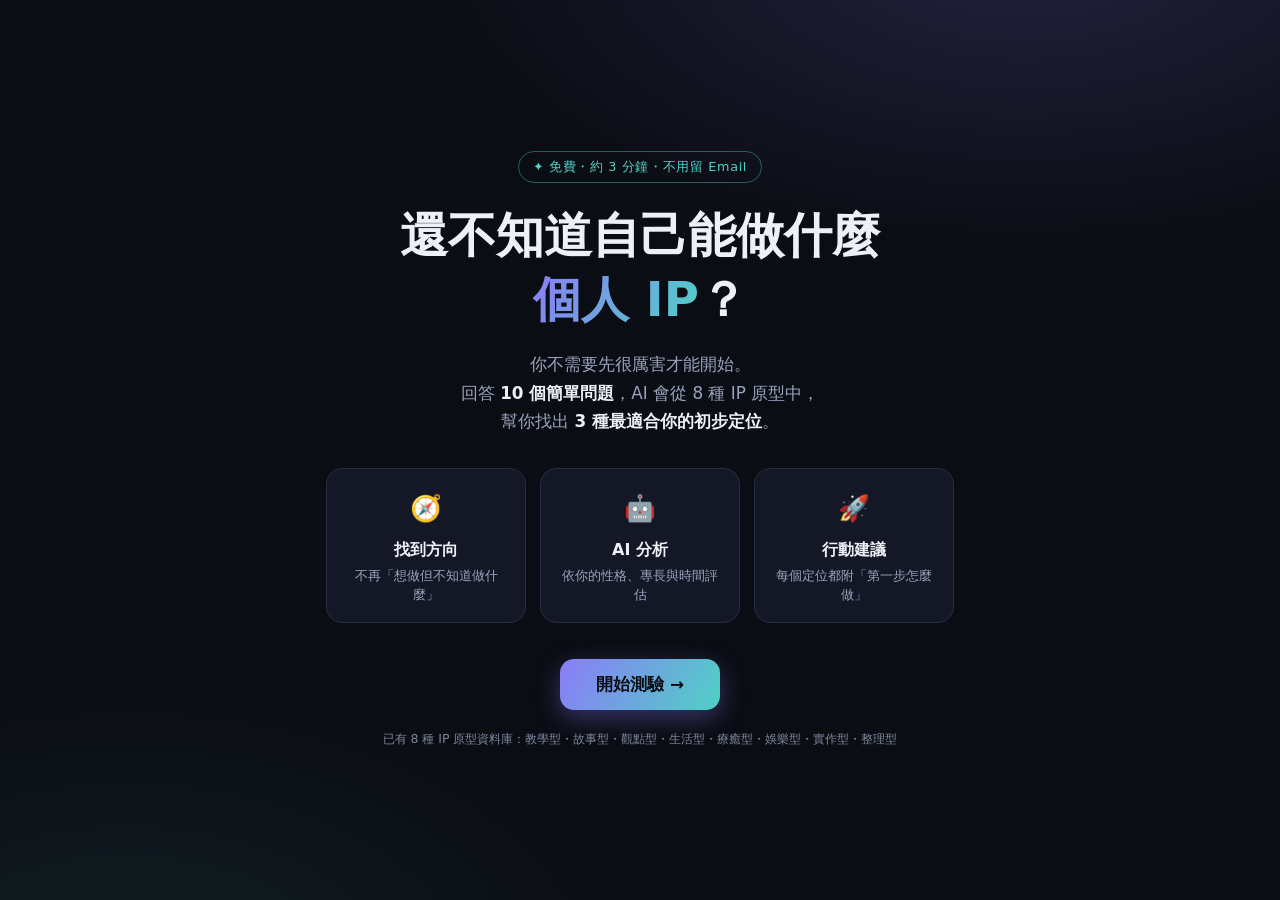
<file: ip-quiz/index.html>
<!DOCTYPE html>
<html lang="zh-Hant">
<head>
<meta charset="UTF-8">
<meta name="viewport" content="width=device-width, initial-scale=1.0">
<title>IP 定位羅盤｜10 題找到你的個人 IP 方向</title>
<meta name="description" content="完全沒概念也沒關係。回答 10 個問題，AI 幫你找出 3 種最適合你的個人 IP 初步定位。">
<link rel="stylesheet" href="style.css">
</head>
<body>

<!-- ========== 首頁 ========== -->
<section id="screen-landing" class="screen active">
  <div class="landing-wrap">
    <div class="badge">✦ 免費・約 3 分鐘・不用留 Email</div>
    <h1>還不知道自己能做什麼<br><span class="grad">個人 IP</span>？</h1>
    <p class="lead">
      你不需要先很厲害才能開始。<br>
      回答 <strong>10 個簡單問題</strong>，AI 會從 8 種 IP 原型中，<br class="desktop-only">
      幫你找出 <strong>3 種最適合你的初步定位</strong>。
    </p>
    <div class="feature-row">
      <div class="feature"><span>🧭</span><b>找到方向</b><small>不再「想做但不知道做什麼」</small></div>
      <div class="feature"><span>🤖</span><b>AI 分析</b><small>依你的性格、專長與時間評估</small></div>
      <div class="feature"><span>🚀</span><b>行動建議</b><small>每個定位都附「第一步怎麼做」</small></div>
    </div>
    <button class="btn-primary" id="btn-start">開始測驗 →</button>
    <p class="hint">已有 8 種 IP 原型資料庫：教學型・故事型・觀點型・生活型・療癒型・娛樂型・實作型・整理型</p>
  </div>
</section>

<!-- ========== 測驗 ========== -->
<section id="screen-quiz" class="screen">
  <div class="quiz-wrap">
    <div class="quiz-top">
      <button class="btn-back" id="btn-back" aria-label="上一題">←</button>
      <div class="progress"><div class="progress-bar" id="progress-bar"></div></div>
      <div class="progress-text" id="progress-text">1 / 10</div>
    </div>
    <div class="question-card" id="question-card">
      <div class="q-num" id="q-num">Q1</div>
      <h2 class="q-title" id="q-title"></h2>
      <p class="q-subtitle" id="q-subtitle"></p>
      <div class="options" id="options"></div>
      <div class="custom-input-wrap" id="custom-input-wrap" hidden>
        <input type="text" id="custom-input" maxlength="12" placeholder="輸入你的領域，例如：寵物、桌遊、咖啡">
        <button class="btn-primary btn-sm" id="btn-custom-ok">確定</button>
      </div>
    </div>
  </div>
</section>

<!-- ========== AI 分析中 ========== -->
<section id="screen-analyzing" class="screen">
  <div class="analyzing-wrap">
    <div class="orb"></div>
    <h2>AI 正在分析你的答案…</h2>
    <ul class="steps" id="analyze-steps">
      <li data-step>解讀你的表達風格與性格特質</li>
      <li data-step>比對 8 種 IP 原型資料庫</li>
      <li data-step>評估你的時間與目標可行性</li>
      <li data-step>生成你的 3 個專屬定位</li>
    </ul>
  </div>
</section>

<!-- ========== 結果 ========== -->
<section id="screen-result" class="screen">
  <div class="result-wrap">
    <div class="badge">分析完成 ✓</div>
    <h1>你的 3 個初步 IP 定位</h1>
    <p class="lead" id="result-intro"></p>
    <div id="result-cards"></div>
    <div class="result-note">
      <b>💡 下一步怎麼用這份結果？</b>
      <p>選一個你看完「最有感覺」的定位（不一定是匹配度最高的），照著它的「第一步」做 30 天。定位是做出來的，不是想出來的——先開始，再修正。</p>
    </div>
    <div class="result-actions">
      <button class="btn-primary" id="btn-copy">📋 複製結果</button>
      <button class="btn-ghost" id="btn-restart">↻ 重新測驗</button>
    </div>
  </div>
</section>

<script src="data.js"></script>
<script src="app.js"></script>
</body>
</html>
</file>
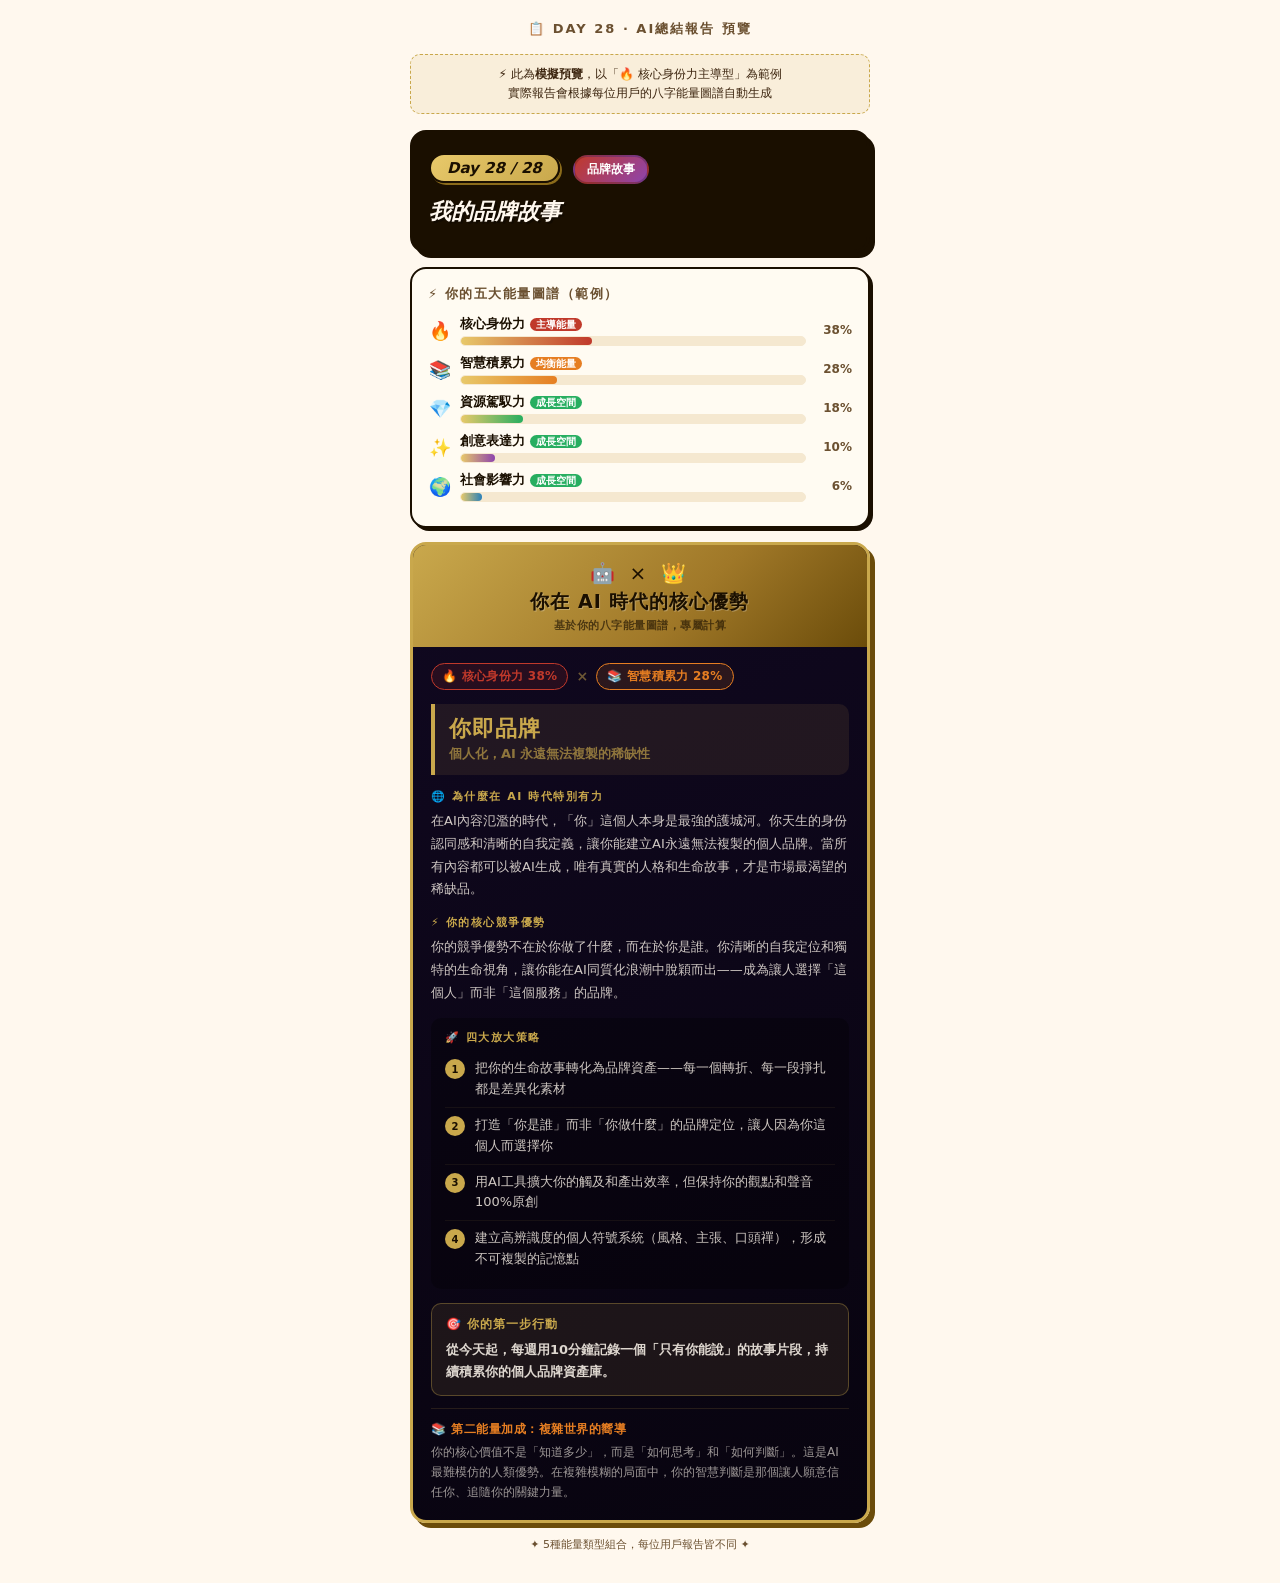
<file: preview-day28.html>
<!DOCTYPE html>
<html lang="zh-Hant">
<head>
  <meta charset="UTF-8"/>
  <meta name="viewport" content="width=device-width,initial-scale=1"/>
  <title>Day 28 AI總結報告 — 預覽</title>
  <style>
    :root {
      --cream:#FFF8EE; --cream-dark:#F5E8D0; --cream-mid:#FAF0DC;
      --gold:#C9A84C; --gold-light:#E8C96A; --gold-deep:#8B6B1A;
      --gold-glow:rgba(201,168,76,0.35);
      --ink:#1A0F00; --ink-mid:#3D2610; --ink-light:#6B5030;
      --white:#FFFDF7; --panel-bg:#FFFBF2;
      --q0:#C0392B; --q1:#8E44AD; --q2:#27AE60; --q3:#2980B9; --q4:#E67E22;
      --radius:16px; --radius-sm:10px;
      --panel-border:3px solid var(--ink);
      --panel-shadow:5px 5px 0 var(--ink);
      --card-border:2px solid var(--ink);
      --card-shadow:3px 3px 0 var(--ink);
    }
    *{box-sizing:border-box}
    body{font-family:"PingFang TC","Noto Sans TC","Microsoft JhengHei",system-ui,sans-serif;
      background:var(--cream);color:var(--ink);margin:0;padding:20px}
    .wrap{max-width:460px;margin:0 auto}
    .page-title{text-align:center;font-size:13px;font-weight:800;color:var(--ink-light);
      letter-spacing:2px;text-transform:uppercase;margin-bottom:16px}

    /* ── 任務 hero ── */
    .card-hero{background:var(--ink);border:var(--panel-border);border-radius:var(--radius);
      padding:20px 16px;margin-bottom:14px;box-shadow:var(--panel-shadow);position:relative;overflow:hidden;color:var(--cream)}
    .task-day-no{background:linear-gradient(135deg,var(--gold-light),var(--gold));color:var(--ink);
      border:2px solid var(--ink);border-radius:999px;padding:4px 16px;font-size:15px;font-weight:900;
      font-style:italic;box-shadow:2px 2px 0 var(--gold-deep);display:inline-block;margin-bottom:8px}
    .chip{padding:4px 12px;border-radius:999px;font-size:12px;font-weight:800;color:#fff;
      border:2px solid rgba(0,0,0,.2);background:linear-gradient(135deg,#C0392B,#8E44AD);display:inline-block;margin-left:8px}
    .task-title{font-size:22px;font-weight:900;font-style:italic;color:var(--cream);
      margin:8px 0 4px;line-height:1.2;text-shadow:2px 2px 0 rgba(0,0,0,.3)}

    /* ── AI Era Card ── */
    .ai-era-card{background:linear-gradient(160deg,#100820 0%,#08040F 100%);
      border:3px solid #C9A84C;border-radius:var(--radius);
      box-shadow:5px 5px 0 #6B4C0A,inset 0 1px 0 rgba(201,168,76,0.15);overflow:hidden;margin-bottom:14px}
    .ai-era-header{background:linear-gradient(135deg,#C9A84C 0%,#A07828 60%,#6B4C0A 100%);
      padding:16px 20px 14px;text-align:center}
    .ai-era-badge{font-size:20px;margin-bottom:4px;letter-spacing:4px}
    .ai-era-title{font-size:19px;font-weight:900;color:#1A0F00;letter-spacing:1px;
      text-shadow:1px 1px 0 rgba(255,255,255,0.25)}
    .ai-era-sub{font-size:11px;font-weight:700;color:rgba(26,15,0,0.65);margin-top:3px;letter-spacing:.5px}
    .ai-era-body{padding:16px 18px 18px;color:#FFF8EE}
    .ai-era-profile-row{display:flex;align-items:center;gap:8px;flex-wrap:wrap;margin-bottom:14px}
    .ai-era-chip{font-size:12px;font-weight:800;padding:4px 10px;border-radius:20px;
      border:1.5px solid;letter-spacing:.3px}
    .ai-era-x{font-size:14px;font-weight:900;color:rgba(201,168,76,.5)}
    .ai-era-advantage-box{background:rgba(201,168,76,.1);border-left:4px solid #C9A84C;
      border-radius:0 var(--radius-sm) var(--radius-sm) 0;padding:12px 14px;margin-bottom:14px}
    .ai-era-headline{font-size:22px;font-weight:900;color:#C9A84C;letter-spacing:1px;line-height:1.2}
    .ai-era-headline-sub{font-size:13px;font-weight:700;color:rgba(201,168,76,.65);margin-top:3px}
    .ai-era-section{margin-bottom:14px}
    .ai-era-section-hd{font-size:11px;font-weight:900;color:#C9A84C;letter-spacing:1.5px;
      text-transform:uppercase;margin-bottom:6px}
    .ai-era-section-body{font-size:13px;line-height:1.75;color:rgba(255,248,238,.8)}
    .ai-era-strategies{background:rgba(0,0,0,.3);border-radius:var(--radius-sm);padding:12px 14px;margin-bottom:14px}
    .ai-era-strategy-item{display:flex;gap:10px;padding:7px 0;
      border-bottom:1px solid rgba(201,168,76,.08);align-items:flex-start}
    .ai-era-strategy-item:last-child{border-bottom:none}
    .ai-era-strategy-num{background:#C9A84C;color:#1A0F00;font-size:10px;font-weight:900;
      width:20px;height:20px;border-radius:50%;display:flex;align-items:center;justify-content:center;
      flex-shrink:0;margin-top:1px}
    .ai-era-strategy-text{font-size:13px;line-height:1.6;color:rgba(255,248,238,.8)}
    .ai-era-cta{background:rgba(201,168,76,.1);border:1.5px solid rgba(201,168,76,.35);
      border-radius:var(--radius-sm);padding:12px 14px;margin-bottom:12px}
    .ai-era-cta-label{font-size:12px;font-weight:900;color:#C9A84C;letter-spacing:1px;margin-bottom:6px}
    .ai-era-cta-text{font-size:13px;line-height:1.7;color:rgba(255,248,238,.85);font-weight:600}
    .ai-era-secondary{border-top:1px solid rgba(201,168,76,.15);padding-top:12px}
    .ai-era-secondary-label{font-size:12px;font-weight:800;letter-spacing:.5px;margin-bottom:5px}
    .ai-era-secondary-text{font-size:12px;line-height:1.65;color:rgba(255,248,238,.6)}

    /* ── Energy bars ── */
    .card{background:var(--panel-bg);border:var(--card-border);border-radius:var(--radius);
      padding:16px;margin-bottom:14px;box-shadow:var(--card-shadow)}
    .card-title{font-size:13px;font-weight:800;text-transform:uppercase;letter-spacing:1.5px;
      color:var(--ink-light);margin:0 0 12px}
    .qbar-row{display:flex;align-items:center;gap:8px;margin-bottom:8px}
    .qbar-icon{font-size:18px;width:24px;flex-shrink:0;text-align:center}
    .qbar-info{flex:1}
    .qbar-name{font-size:13px;font-weight:800;color:var(--ink)}
    .qbar-track{height:10px;background:var(--cream-dark);border-radius:999px;overflow:hidden;
      margin-top:3px;border:1px solid var(--cream-dark)}
    .qbar-fill{height:100%;border-radius:999px;
      background:linear-gradient(90deg,var(--gold-light),var(--bar-color))}
    .qbar-pct{font-size:12px;font-weight:800;color:var(--ink-light);width:38px;text-align:right}
    .qbar-tag{font-size:10px;font-weight:700;padding:1px 6px;border-radius:999px;color:#fff}
    .energy-high{background:#C0392B}
    .energy-mid{background:#E67E22}
    .energy-low{background:#27AE60}

    .preview-note{background:rgba(201,168,76,.12);border:1.5px dashed #C9A84C;border-radius:10px;
      padding:10px 14px;margin-bottom:16px;font-size:12px;color:var(--ink-mid);text-align:center;line-height:1.6}
  </style>
</head>
<body>
<div class="wrap">
  <div class="page-title">📋 Day 28 · AI總結報告 預覽</div>

  <div class="preview-note">
    ⚡ 此為<strong>模擬預覽</strong>，以「🔥 核心身份力主導型」為範例<br>
    實際報告會根據每位用戶的八字能量圖譜自動生成
  </div>

  <!-- Hero -->
  <div class="card-hero">
    <div>
      <span class="task-day-no">Day 28 / 28</span>
      <span class="chip">品牌故事</span>
    </div>
    <div class="task-title">我的品牌故事</div>
  </div>

  <!-- 能量圖譜 -->
  <div class="card">
    <div class="card-title">⚡ 你的五大能量圖譜（範例）</div>
    <div class="qbar-row">
      <span class="qbar-icon">🔥</span>
      <div class="qbar-info">
        <div class="qbar-name">核心身份力 <span class="qbar-tag energy-high">主導能量</span></div>
        <div class="qbar-track"><div class="qbar-fill" style="width:38%;--bar-color:#C0392B"></div></div>
      </div>
      <div class="qbar-pct">38%</div>
    </div>
    <div class="qbar-row">
      <span class="qbar-icon">📚</span>
      <div class="qbar-info">
        <div class="qbar-name">智慧積累力 <span class="qbar-tag energy-mid">均衡能量</span></div>
        <div class="qbar-track"><div class="qbar-fill" style="width:28%;--bar-color:#E67E22"></div></div>
      </div>
      <div class="qbar-pct">28%</div>
    </div>
    <div class="qbar-row">
      <span class="qbar-icon">💎</span>
      <div class="qbar-info">
        <div class="qbar-name">資源駕馭力 <span class="qbar-tag energy-low">成長空間</span></div>
        <div class="qbar-track"><div class="qbar-fill" style="width:18%;--bar-color:#27AE60"></div></div>
      </div>
      <div class="qbar-pct">18%</div>
    </div>
    <div class="qbar-row">
      <span class="qbar-icon">✨</span>
      <div class="qbar-info">
        <div class="qbar-name">創意表達力 <span class="qbar-tag energy-low">成長空間</span></div>
        <div class="qbar-track"><div class="qbar-fill" style="width:10%;--bar-color:#8E44AD"></div></div>
      </div>
      <div class="qbar-pct">10%</div>
    </div>
    <div class="qbar-row">
      <span class="qbar-icon">🌍</span>
      <div class="qbar-info">
        <div class="qbar-name">社會影響力 <span class="qbar-tag energy-low">成長空間</span></div>
        <div class="qbar-track"><div class="qbar-fill" style="width:6%;--bar-color:#2980B9"></div></div>
      </div>
      <div class="qbar-pct">6%</div>
    </div>
  </div>

  <!-- AI Era Card -->
  <div class="ai-era-card">
    <div class="ai-era-header">
      <div class="ai-era-badge">🤖 × 👑</div>
      <div class="ai-era-title">你在 AI 時代的核心優勢</div>
      <div class="ai-era-sub">基於你的八字能量圖譜，專屬計算</div>
    </div>
    <div class="ai-era-body">

      <!-- 主次能量組合 -->
      <div class="ai-era-profile-row">
        <span class="ai-era-chip" style="background:#C0392B22;border-color:#C0392B;color:#C0392B">🔥 核心身份力 38%</span>
        <span class="ai-era-x">×</span>
        <span class="ai-era-chip" style="background:#E67E2222;border-color:#E67E22;color:#E67E22">📚 智慧積累力 28%</span>
      </div>

      <!-- 核心優勢 -->
      <div class="ai-era-advantage-box">
        <div class="ai-era-headline">你即品牌</div>
        <div class="ai-era-headline-sub">個人化，AI 永遠無法複製的稀缺性</div>
      </div>

      <!-- 為什麼在AI時代特別有力 -->
      <div class="ai-era-section">
        <div class="ai-era-section-hd">🌐 為什麼在 AI 時代特別有力</div>
        <div class="ai-era-section-body">在AI內容氾濫的時代，「你」這個人本身是最強的護城河。你天生的身份認同感和清晰的自我定義，讓你能建立AI永遠無法複製的個人品牌。當所有內容都可以被AI生成，唯有真實的人格和生命故事，才是市場最渴望的稀缺品。</div>
      </div>

      <!-- 核心競爭優勢 -->
      <div class="ai-era-section">
        <div class="ai-era-section-hd">⚡ 你的核心競爭優勢</div>
        <div class="ai-era-section-body">你的競爭優勢不在於你做了什麼，而在於你是誰。你清晰的自我定位和獨特的生命視角，讓你能在AI同質化浪潮中脫穎而出——成為讓人選擇「這個人」而非「這個服務」的品牌。</div>
      </div>

      <!-- 四大放大策略 -->
      <div class="ai-era-strategies">
        <div class="ai-era-section-hd">🚀 四大放大策略</div>
        <div class="ai-era-strategy-item">
          <div class="ai-era-strategy-num">1</div>
          <div class="ai-era-strategy-text">把你的生命故事轉化為品牌資產——每一個轉折、每一段掙扎都是差異化素材</div>
        </div>
        <div class="ai-era-strategy-item">
          <div class="ai-era-strategy-num">2</div>
          <div class="ai-era-strategy-text">打造「你是誰」而非「你做什麼」的品牌定位，讓人因為你這個人而選擇你</div>
        </div>
        <div class="ai-era-strategy-item">
          <div class="ai-era-strategy-num">3</div>
          <div class="ai-era-strategy-text">用AI工具擴大你的觸及和產出效率，但保持你的觀點和聲音100%原創</div>
        </div>
        <div class="ai-era-strategy-item">
          <div class="ai-era-strategy-num">4</div>
          <div class="ai-era-strategy-text">建立高辨識度的個人符號系統（風格、主張、口頭禪），形成不可複製的記憶點</div>
        </div>
      </div>

      <!-- 第一步行動 -->
      <div class="ai-era-cta">
        <div class="ai-era-cta-label">🎯 你的第一步行動</div>
        <div class="ai-era-cta-text">從今天起，每週用10分鐘記錄一個「只有你能說」的故事片段，持續積累你的個人品牌資產庫。</div>
      </div>

      <!-- 第二能量加成 -->
      <div class="ai-era-secondary">
        <div class="ai-era-secondary-label" style="color:#E67E22">📚 第二能量加成：複雜世界的嚮導</div>
        <div class="ai-era-secondary-text">你的核心價值不是「知道多少」，而是「如何思考」和「如何判斷」。這是AI最難模仿的人類優勢。在複雜模糊的局面中，你的智慧判斷是那個讓人願意信任你、追隨你的關鍵力量。</div>
      </div>

    </div>
  </div>

  <p style="text-align:center;font-size:11px;color:var(--ink-light);margin-top:4px">
    ✦ 5種能量類型組合，每位用戶報告皆不同 ✦
  </p>
</div>
</body>
</html>
</file>
<file: ip-quiz/style.css>
/* ========== IP 定位羅盤 ========== */
* { margin: 0; padding: 0; box-sizing: border-box; }

:root {
  --bg: #0b0d14;
  --bg-card: #141826;
  --bg-card-2: #1a1f32;
  --border: #262c42;
  --text: #eef0f7;
  --text-dim: #9aa3bd;
  --accent: #8b7cf8;
  --accent-2: #4fd1c5;
  --grad: linear-gradient(120deg, #8b7cf8, #4fd1c5);
}

html { font-size: 16px; }

body {
  font-family: "Noto Sans TC", "PingFang TC", "Microsoft JhengHei", system-ui, sans-serif;
  background: var(--bg);
  color: var(--text);
  min-height: 100vh;
  line-height: 1.7;
  background-image:
    radial-gradient(600px 300px at 80% -50px, rgba(139,124,248,.18), transparent),
    radial-gradient(500px 300px at 10% 110%, rgba(79,209,197,.10), transparent);
  background-attachment: fixed;
}

.screen { display: none; min-height: 100vh; padding: 24px 20px; }
.screen.active { display: flex; align-items: center; justify-content: center; }

.grad {
  background: var(--grad);
  -webkit-background-clip: text;
  background-clip: text;
  color: transparent;
}

.badge {
  display: inline-block;
  font-size: .8rem;
  color: var(--accent-2);
  border: 1px solid rgba(79,209,197,.4);
  border-radius: 999px;
  padding: 4px 14px;
  margin-bottom: 20px;
  letter-spacing: .05em;
}

/* ---------- 按鈕 ---------- */
.btn-primary {
  background: var(--grad);
  color: #0b0d14;
  border: none;
  font-weight: 700;
  font-size: 1.05rem;
  padding: 14px 36px;
  border-radius: 14px;
  cursor: pointer;
  transition: transform .15s, box-shadow .15s;
  box-shadow: 0 8px 24px rgba(139,124,248,.35);
  font-family: inherit;
}
.btn-primary:hover { transform: translateY(-2px); box-shadow: 0 12px 28px rgba(139,124,248,.45); }
.btn-primary.btn-sm { padding: 10px 20px; font-size: .95rem; }

.btn-ghost {
  background: transparent;
  color: var(--text-dim);
  border: 1px solid var(--border);
  font-size: 1rem;
  padding: 14px 28px;
  border-radius: 14px;
  cursor: pointer;
  font-family: inherit;
  transition: color .15s, border-color .15s;
}
.btn-ghost:hover { color: var(--text); border-color: var(--text-dim); }

/* ---------- 首頁 ---------- */
.landing-wrap { max-width: 720px; text-align: center; }
.landing-wrap h1 { font-size: clamp(1.9rem, 5vw, 3rem); line-height: 1.35; margin-bottom: 18px; }
.lead { color: var(--text-dim); font-size: 1.05rem; margin-bottom: 32px; }
.lead strong { color: var(--text); }

.feature-row { display: flex; gap: 14px; justify-content: center; margin-bottom: 36px; flex-wrap: wrap; }
.feature {
  background: var(--bg-card);
  border: 1px solid var(--border);
  border-radius: 16px;
  padding: 18px 20px;
  width: 200px;
  text-align: center;
}
.feature span { font-size: 1.6rem; display: block; margin-bottom: 6px; }
.feature b { display: block; margin-bottom: 2px; }
.feature small { color: var(--text-dim); font-size: .8rem; line-height: 1.5; display: block; }

.hint { margin-top: 18px; font-size: .78rem; color: var(--text-dim); opacity: .8; }

/* ---------- 測驗 ---------- */
.quiz-wrap { width: 100%; max-width: 620px; }
.quiz-top { display: flex; align-items: center; gap: 14px; margin-bottom: 22px; }
.btn-back {
  background: var(--bg-card);
  border: 1px solid var(--border);
  color: var(--text-dim);
  width: 38px; height: 38px;
  border-radius: 10px;
  cursor: pointer;
  font-size: 1rem;
  flex-shrink: 0;
}
.btn-back:hover { color: var(--text); }
.btn-back[disabled] { opacity: .3; cursor: default; }

.progress { flex: 1; height: 8px; background: var(--bg-card-2); border-radius: 99px; overflow: hidden; }
.progress-bar { height: 100%; width: 10%; background: var(--grad); border-radius: 99px; transition: width .3s ease; }
.progress-text { font-size: .85rem; color: var(--text-dim); flex-shrink: 0; }

.question-card {
  background: var(--bg-card);
  border: 1px solid var(--border);
  border-radius: 20px;
  padding: 30px 28px;
  animation: fadeUp .3s ease;
}
@keyframes fadeUp { from { opacity: 0; transform: translateY(12px); } to { opacity: 1; transform: none; } }

.q-num { color: var(--accent); font-weight: 700; font-size: .85rem; letter-spacing: .1em; margin-bottom: 8px; }
.q-title { font-size: 1.35rem; line-height: 1.5; margin-bottom: 6px; }
.q-subtitle { color: var(--text-dim); font-size: .9rem; margin-bottom: 22px; }

.options { display: grid; gap: 12px; }
.option {
  background: var(--bg-card-2);
  border: 1px solid var(--border);
  border-radius: 14px;
  padding: 15px 18px;
  cursor: pointer;
  text-align: left;
  font-family: inherit;
  color: var(--text);
  font-size: 1rem;
  line-height: 1.55;
  transition: border-color .15s, background .15s, transform .1s;
  display: flex;
  align-items: center;
  gap: 12px;
}
.option:hover { border-color: var(--accent); transform: translateX(3px); }
.option.selected { border-color: var(--accent); background: rgba(139,124,248,.12); }
.option .emo { font-size: 1.3rem; flex-shrink: 0; }
.option small { display: block; color: var(--text-dim); font-size: .82rem; }

.custom-input-wrap { display: flex; gap: 10px; margin-top: 14px; }
.custom-input-wrap input {
  flex: 1;
  background: var(--bg-card-2);
  border: 1px solid var(--accent);
  border-radius: 12px;
  padding: 12px 16px;
  color: var(--text);
  font-size: 1rem;
  font-family: inherit;
  outline: none;
}

/* ---------- 分析中 ---------- */
.analyzing-wrap { text-align: center; max-width: 460px; }
.orb {
  width: 90px; height: 90px;
  margin: 0 auto 28px;
  border-radius: 50%;
  background: var(--grad);
  filter: blur(2px);
  animation: pulse 1.4s ease-in-out infinite;
}
@keyframes pulse {
  0%, 100% { transform: scale(1); opacity: .85; }
  50% { transform: scale(1.15); opacity: 1; box-shadow: 0 0 60px rgba(139,124,248,.6); }
}
.analyzing-wrap h2 { margin-bottom: 24px; font-size: 1.3rem; }
.steps { list-style: none; text-align: left; display: inline-block; }
.steps li {
  color: var(--text-dim);
  padding: 7px 0 7px 30px;
  position: relative;
  opacity: .35;
  transition: opacity .3s;
}
.steps li::before { content: "○"; position: absolute; left: 4px; color: var(--text-dim); }
.steps li.doing { opacity: 1; color: var(--text); }
.steps li.doing::before { content: "◐"; color: var(--accent); animation: spin 1s linear infinite; }
.steps li.done { opacity: 1; }
.steps li.done::before { content: "✓"; color: var(--accent-2); }
@keyframes spin { to { transform: rotate(360deg); } }

/* ---------- 結果 ---------- */
#screen-result.active { align-items: flex-start; }
.result-wrap { max-width: 720px; width: 100%; padding: 30px 0 60px; text-align: center; }
.result-wrap h1 { font-size: clamp(1.6rem, 4vw, 2.3rem); margin-bottom: 10px; }
#result-intro { margin-bottom: 30px; }

.result-card {
  background: var(--bg-card);
  border: 1px solid var(--border);
  border-radius: 20px;
  padding: 26px 26px 22px;
  margin-bottom: 20px;
  text-align: left;
  animation: fadeUp .4s ease both;
}
.result-card:nth-child(2) { animation-delay: .12s; }
.result-card:nth-child(3) { animation-delay: .24s; }
.result-card.rank-1 { border-color: rgba(139,124,248,.6); box-shadow: 0 0 40px rgba(139,124,248,.12); }

.rc-head { display: flex; align-items: center; gap: 14px; margin-bottom: 4px; flex-wrap: wrap; }
.rc-emoji { font-size: 2rem; }
.rc-name { font-size: 1.3rem; font-weight: 700; }
.rc-en { color: var(--text-dim); font-size: .8rem; }
.rc-match { margin-left: auto; text-align: right; }
.rc-match b { font-size: 1.4rem; color: var(--accent-2); }
.rc-match small { display: block; color: var(--text-dim); font-size: .72rem; }

.rc-tagline { color: var(--accent); font-weight: 600; margin-bottom: 12px; }
.rc-desc { color: var(--text-dim); font-size: .95rem; margin-bottom: 16px; }

.rc-section { margin-bottom: 14px; }
.rc-section h4 { font-size: .85rem; color: var(--accent-2); letter-spacing: .06em; margin-bottom: 6px; }
.rc-section ul { list-style: none; }
.rc-section li { padding-left: 18px; position: relative; font-size: .93rem; margin-bottom: 4px; }
.rc-section li::before { content: "▸"; position: absolute; left: 2px; color: var(--accent); }
.rc-section p { font-size: .93rem; }

.rc-first {
  background: rgba(79,209,197,.08);
  border: 1px solid rgba(79,209,197,.25);
  border-radius: 12px;
  padding: 12px 16px;
  font-size: .92rem;
}
.rc-first b { color: var(--accent-2); }

.result-note {
  background: var(--bg-card-2);
  border: 1px solid var(--border);
  border-radius: 16px;
  padding: 20px 24px;
  text-align: left;
  margin: 10px 0 26px;
  font-size: .92rem;
}
.result-note b { display: block; margin-bottom: 6px; }
.result-note p { color: var(--text-dim); }

.result-actions { display: flex; gap: 14px; justify-content: center; flex-wrap: wrap; }

/* ---------- RWD ---------- */
@media (max-width: 640px) {
  .desktop-only { display: none; }
  .feature { width: 100%; display: flex; align-items: center; gap: 14px; text-align: left; padding: 14px 18px; }
  .feature span { margin-bottom: 0; }
  .feature small { margin-top: 2px; }
  .question-card { padding: 24px 18px; }
  .rc-match { margin-left: 0; width: 100%; text-align: left; }
}
</file>
